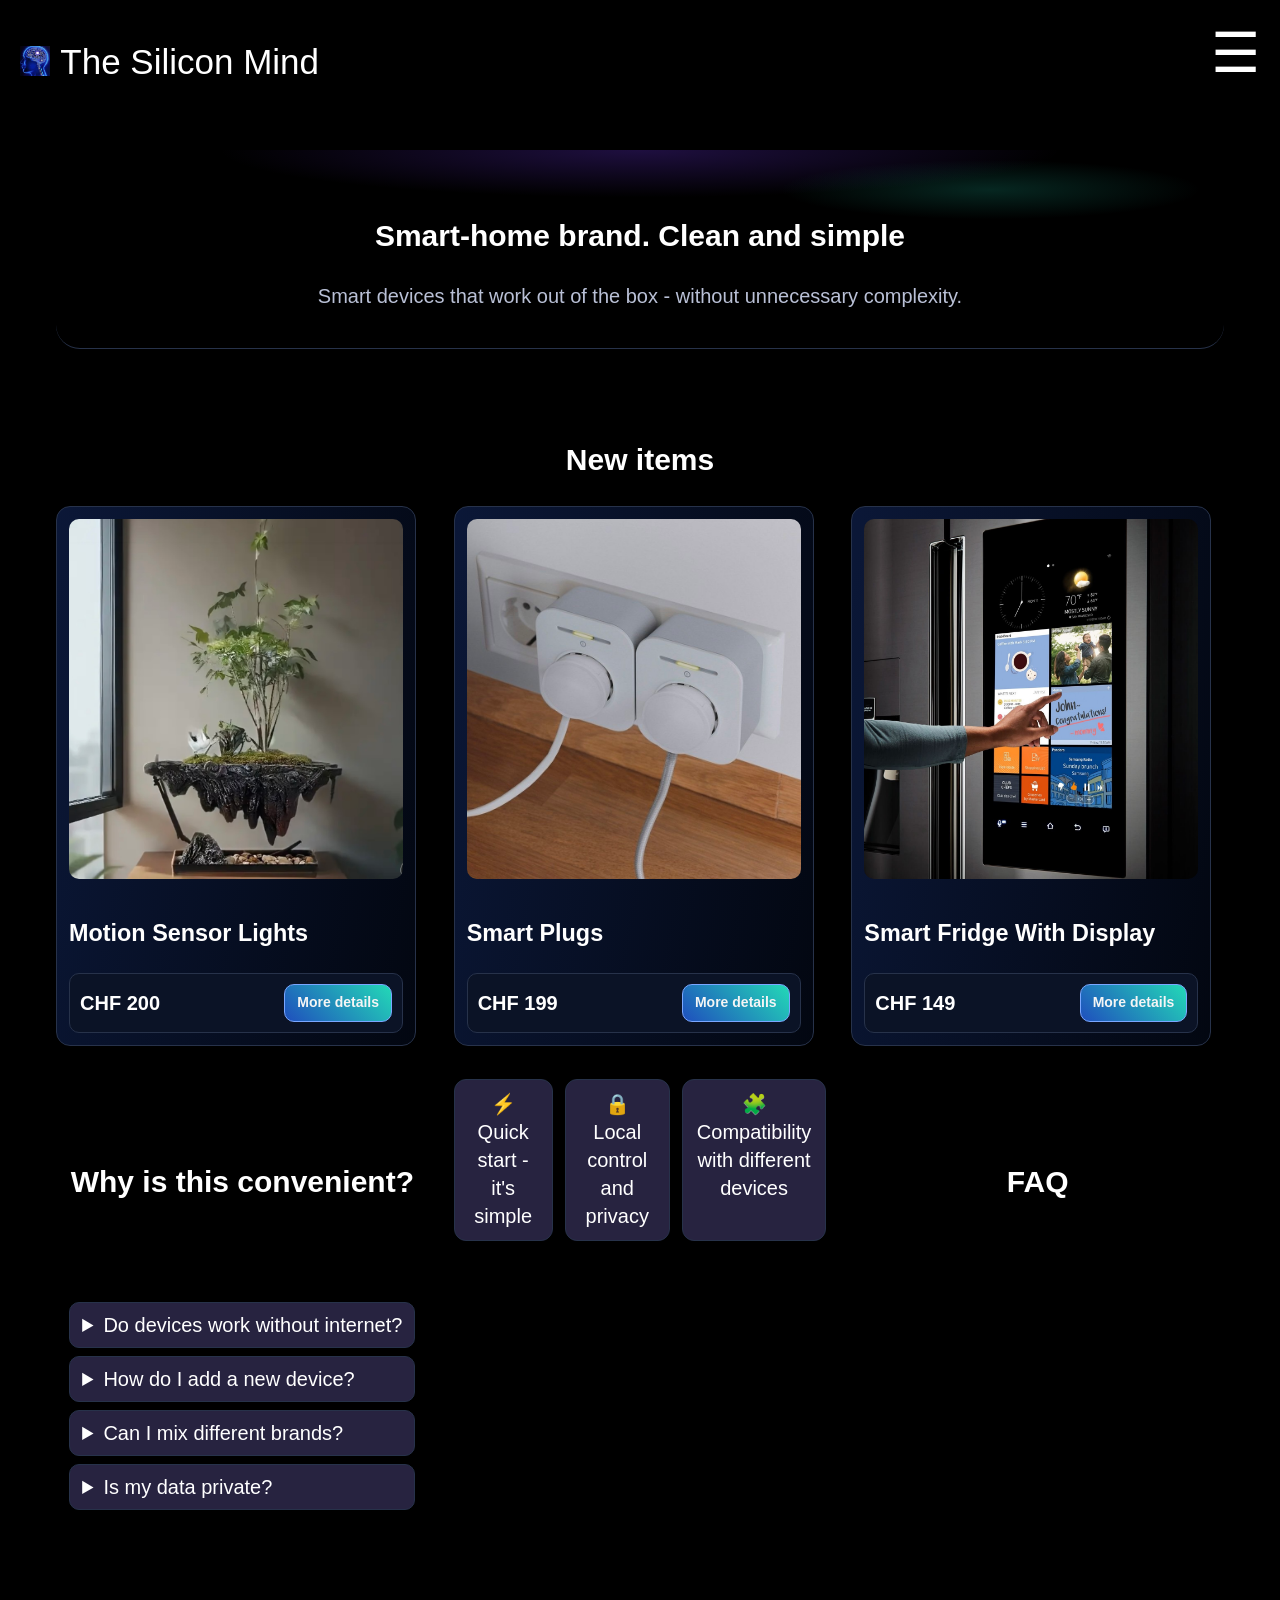
<file: index.html>
<!doctype html>
<!-- HTML5 document declaration -->
<html lang="en">
  <!-- Set document language -->

  <head><!-- deescription -->

    <meta charset="UTF-8" />
    <!-- Ensure proper character encoding -->
    <meta name="viewport" content="width=device-width, initial-scale=1" />
    <!-- Responsive scaling -->
    <title>The Silicon Mind — Home</title>
    <!-- Page title -->
    <link rel="stylesheet" href="style.css" />
    <!-- Link to external stylesheet -->
  </head>

  <body>
    <header>
      <a href="index.html" aria-label="Home">
        <!-- Clickable logo and site name -->
        <img src="logo.png" alt="The Silicon Mind logo" class="logo" />
        <!-- Brand logo image -->
        <span class="site-name">The Silicon Mind</span>
        <!-- Brand name text -->
      </a>

      <input id="nav-toggle" type="checkbox" hidden />
      <!-- Hidden checkbox to toggle navigation -->
      <label for="nav-toggle" class="menu-button" aria-label="Open menu"
        >&#9776;</label
      >
      <!-- Hamburger icon to open menu -->
      <label for="nav-toggle" class="overlay"></label>
      <!-- Dark overlay for  nav -->

      <nav aria-label="Site menu">
        <!-- Navigation menu -->
        <label for="nav-toggle" class="menu-close" aria-label="Close menu"
          >&times;</label
        >
        <!-- Close button (×) -->
        <ul>
          <li><a href="index.html">Home</a></li>
          <li><a href="catalog.html">Catalog</a></li>
          <li><a href="contact.html">Contact</a></li>
        </ul>
      </nav>
    </header>

    <main>
      <section class="hero">
        <!-- Hero section with headline and subtext -->
        <h1>Smart-home brand. Clean and simple</h1>
        <!-- Main heading -->
        <p>
          Smart devices that work out of the box - without unnecessary
          complexity.
        </p>
        <!-- Supporting text -->
      </section>

      <h2 id="new-items">New items</h2>
      <!--  title  for accessibility -->

      <section class="gallery" aria-labelledby="new-items">
        <!-- New products gallery -->

    
      <article>
      <!-- Product card 1 -->
        <picture>
          <img
            src="2-floating-planter.png"
            alt="Floating Planter">
        </picture>

        <h3>Motion Sensor Lights</h3>

        <div class="price">
          <span>CHF 200</span>
          <a href="catalog.html" class="btn small">More details</a>
        </div>
      </article>

      <article>
        <!-- Product card 2 -->
        <picture>
          <img
            src="17-smart-plugs.png"
            alt="smart-plugs">
        </picture>

        <h3>Smart Plugs</h3>

        <div class="price">
          <span>CHF 199</span>
          <a href="catalog.html" class="btn small">More details</a>
        </div>
      </article>

      <article>
        <!-- Product card 3 -->
        <picture>
          <img
            src="8-smart-fridge-with-display.png"
            alt="Touchless trash bin">
        </picture>

        <h3>Smart Fridge With Display</h3>

        <div class="price">
          <span>CHF 149</span>
          <a href="catalog.html" class="btn small">More details</a>
        </div>
      </article>

      <h2>Why is this convenient?</h2>
      <ul class="bullets">
        <!-- Bullet point list with icons -->
        <li>⚡ Quick start - it's simple</li>
        <li>🔒 Local control and privacy</li>
        <li>🧩 Compatibility with different devices</li>
      </ul>

      <h2 id="FAQ">FAQ</h2>
      <section class="faq">
        <!-- Each FAQ in collapsible block -->
        <details>
          <!-- collapsible section -->
          <summary>Do devices work without internet?</summary>
          <!-- Clickable question header -->
          <p>
            Core automations run locally. Internet is only for remote control
            and updates.
          </p>
          <!-- Answer text -->
        </details>

        <details>
          <summary>How do I add a new device?</summary>
          <p>
            Open the app → “Add device” → scan the QR → pick a room. About one
            minute.
          </p>
        </details>

        <details>
          <summary>Can I mix different brands?</summary>
          <p>
            Yes, devices use shared standards, so lights, plugs, and sensors can
            work together.
          </p>
        </details>

        <details>
          <summary>Is my data private?</summary>
          <p>
            Traffic is encrypted. Local control keeps routine actions inside
            your home network.
          </p>
        </details>
      </section>
    </main>
  </body>
</html>
</file>
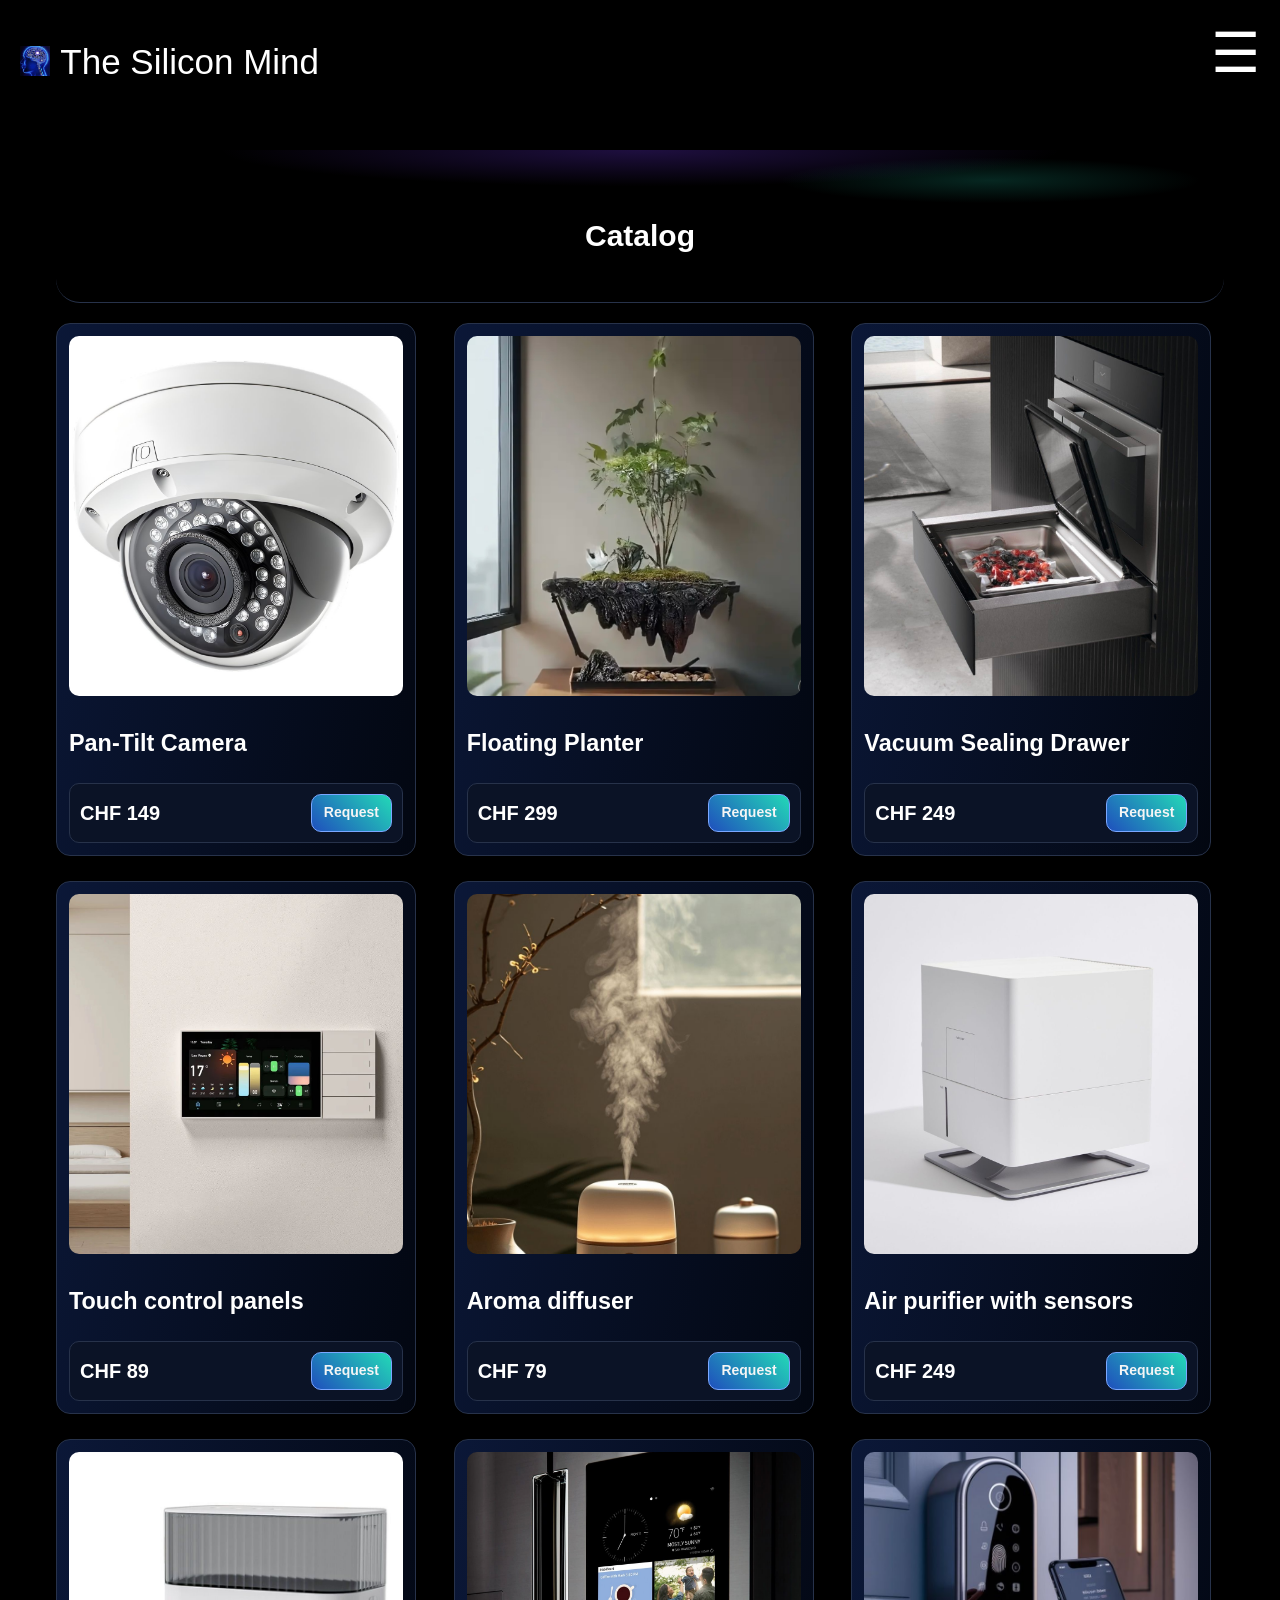
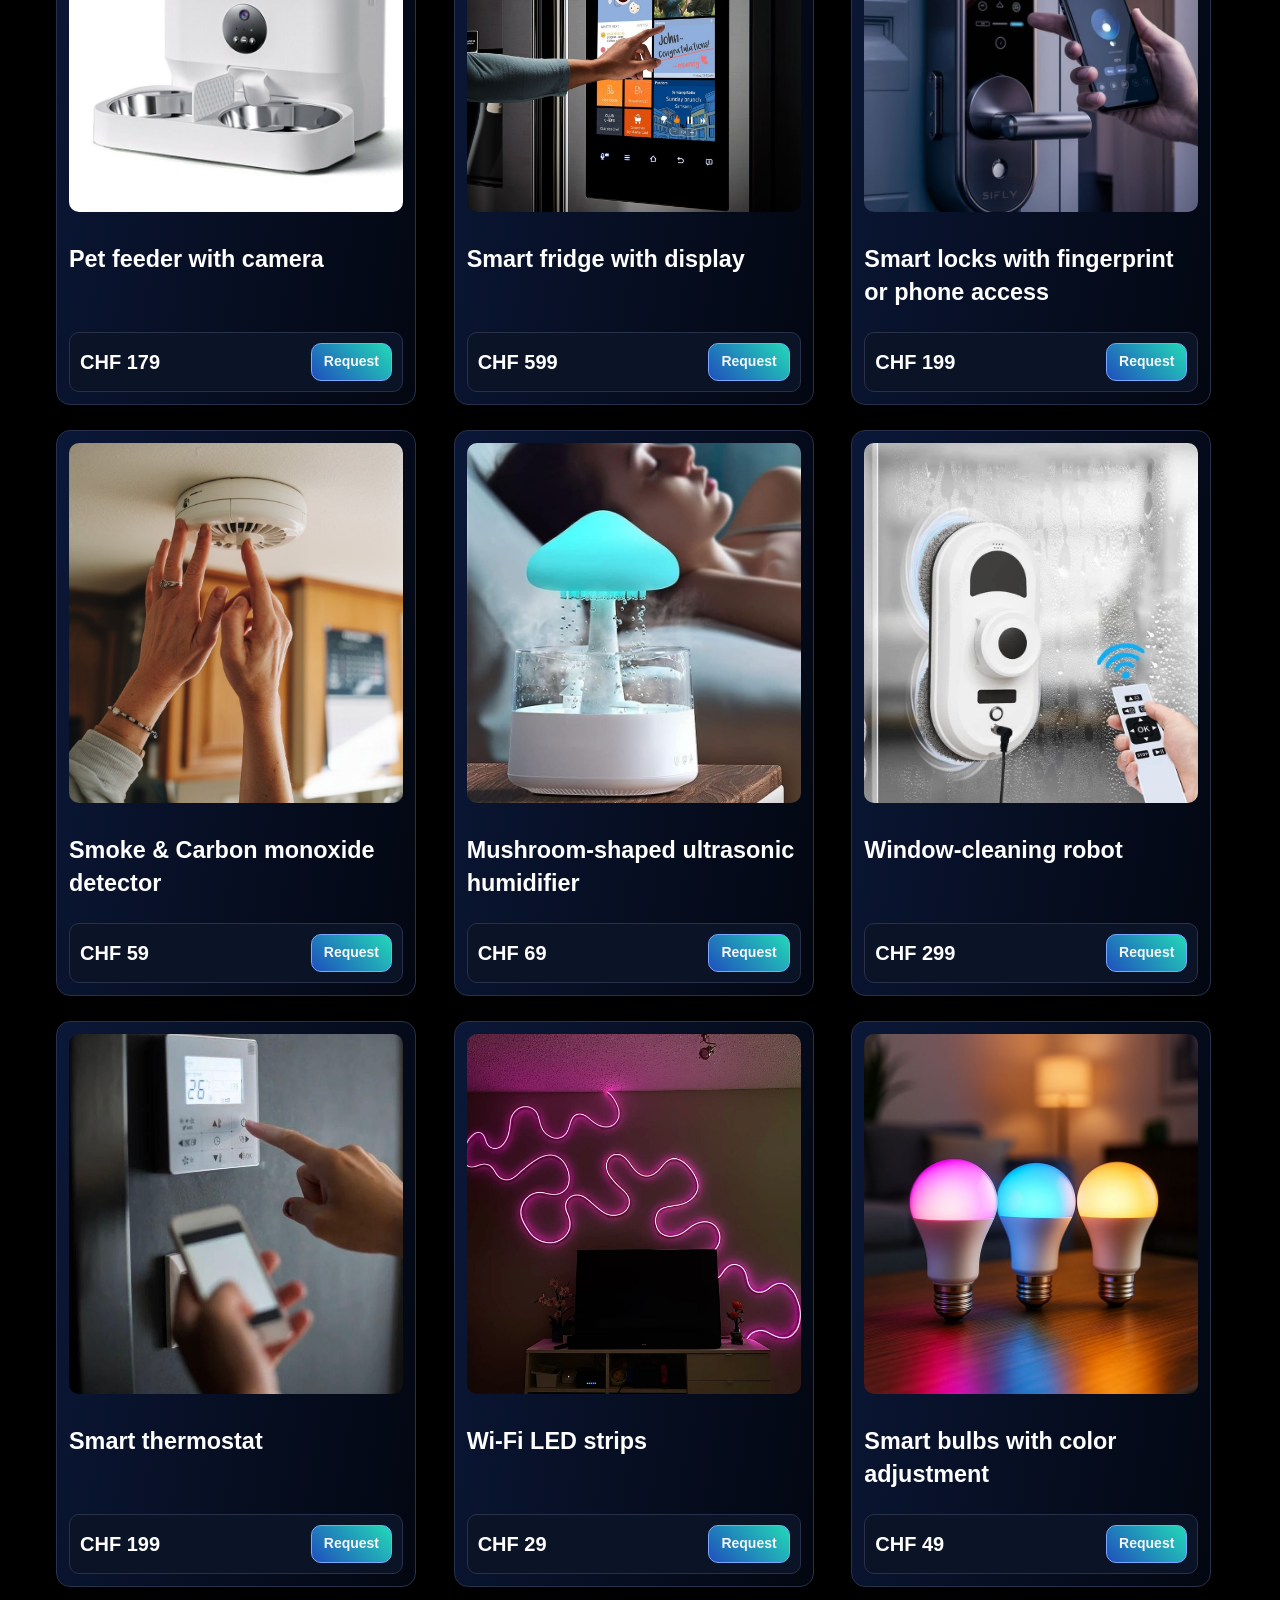
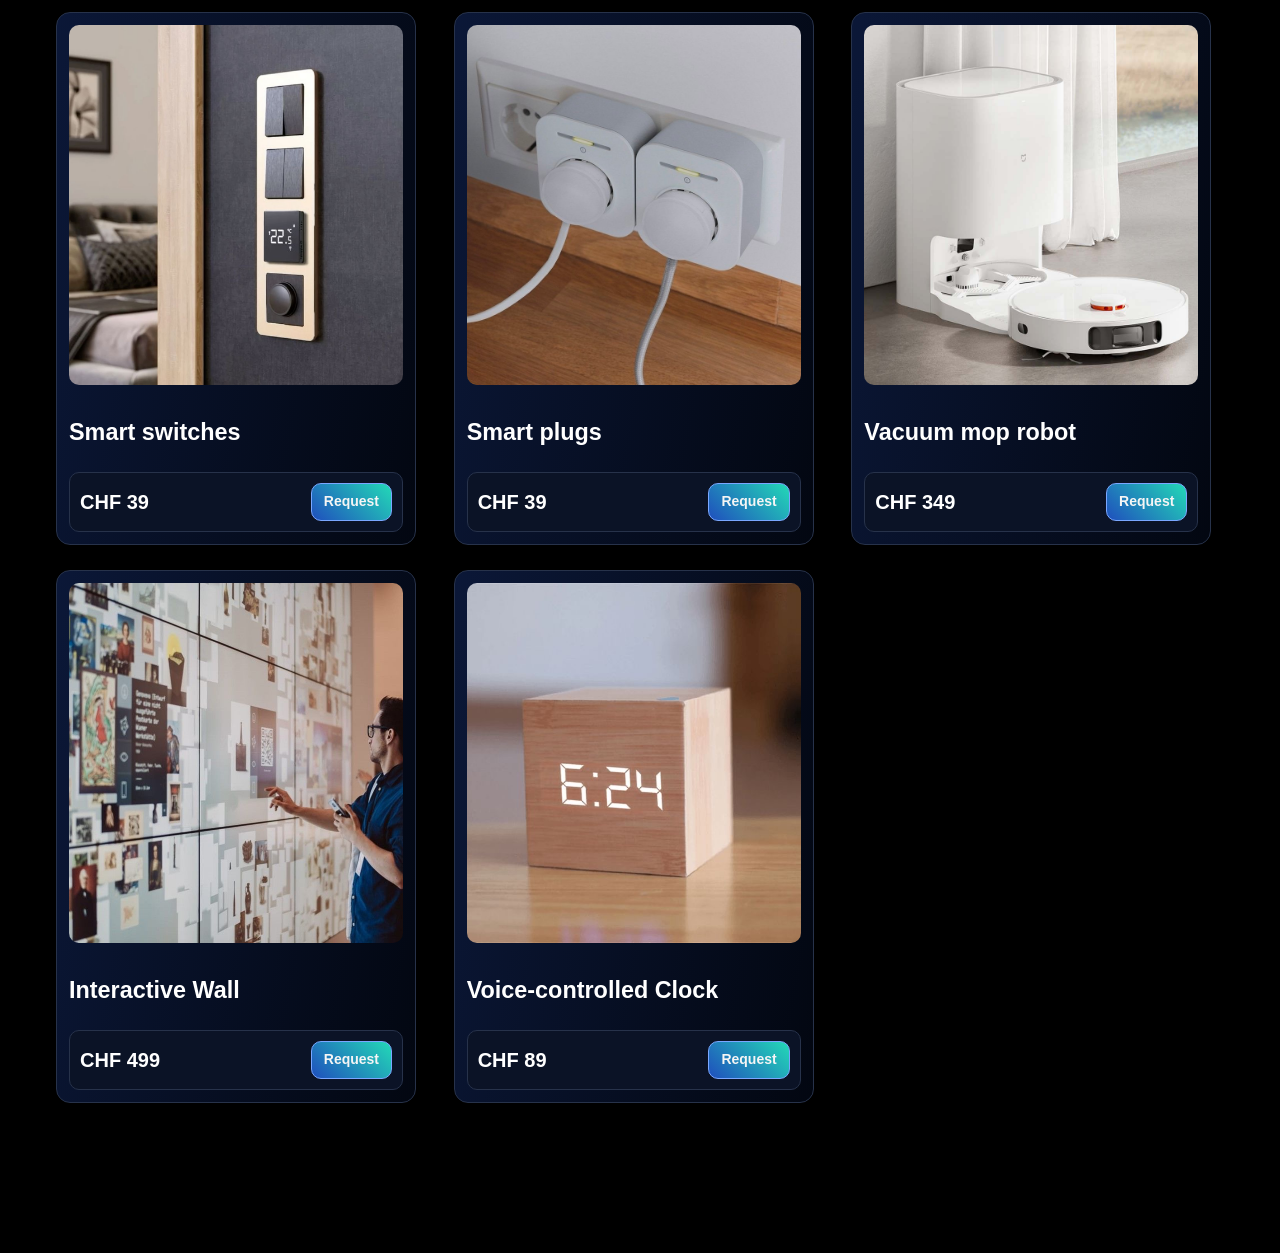
<file: catalog.html>
<!DOCTYPE html>
<!-- HTML5 document declaration -->
<html lang="en">
  <!-- Set document language -->

  <head>
    <meta charset="UTF-8" />
    <!-- Ensure proper character encoding -->
    <meta name="viewport" content="width=device-width, initial-scale=1" />
    <!-- Responsive scaling -->
    <title>The Silicon Mind — Home</title>
    <!-- Page title -->
    <link rel="stylesheet" href="style.css" />
    <!-- Link to external stylesheet -->
  </head>

  <body>
    <header>
      <a href="index.html" aria-label="Home">
        <!-- Clickable logo and site name -->
        <img src="logo.png" alt="The Silicon Mind logo" class="logo" />
        <!-- Brand logo image -->
        <span class="site-name">The Silicon Mind</span>
        <!-- Brand name text -->
      </a>

      <input id="nav-toggle" type="checkbox" hidden />
      <!-- Hidden checkbox to toggle navigation -->
      <label for="nav-toggle" class="menu-button" aria-label="Open menu"
        >&#9776;</label
      >
      <!-- Hamburger icon to open menu -->
      <label for="nav-toggle" class="overlay"></label>
      <!-- Dark overlay for  nav -->

      <nav aria-label="Site menu">
        <!-- Navigation menu -->
        <label for="nav-toggle" class="menu-close" aria-label="Close menu"
          >&times;</label
        >
        <!-- Close button (×) -->
        <ul>
          <li><a href="index.html">Home</a></li>
          <!-- Navigation links -->
          <li><a href="catalog.html">Catalog</a></li>
          <li><a href="contact.html">Contact</a></li>
        </ul>
      </nav>
    </header>

    <main>
      <section class="hero">
        <!-- Hero section with headline and subtext -->
        <h1>Catalog</h1>
        <!-- Main heading for the catalog page -->
      </section>

      <section class="gallery" aria-label="Product list">
        <!-- Product gallery -->

        <article>
          <img src="1-pan-tilt-camera.png" alt="Pan-Tilt Camera" />
          <!-- Product image -->
          <h3>Pan-Tilt Camera</h3>
          <!-- Product name -->
          <div class="price">
            <span>CHF 149</span>
            <!-- Product price -->
            <a href="contact.html" class="btn small">Request</a>
          </div>
          <!-- Request button -->
        </article>

        <article>
          <img src="2-floating-planter.png" alt="Floating Planter" />
          <h3>Floating Planter</h3>
          <div class="price">
            <span>CHF 299</span>
            <a href="contact.html" class="btn small">Request</a>
          </div>
        </article>

        <article>
          <img
            src="3-vacuum-sealing-drawer.png"
            alt="Vacuum Sealing Drawer"
          />
          <h3>Vacuum Sealing Drawer</h3>
          <div class="price">
            <span>CHF 249</span>
            <a href="contact.html" class="btn small">Request</a>
          </div>
        </article>

        <article>
          <img
            src="4-touch-control-panels.png"
            alt="Touch control panels"
          />
          <h3>Touch control panels</h3>
          <div class="price">
            <span>CHF 89</span>
            <a href="contact.html" class="btn small">Request</a>
          </div>
        </article>

        <article>
          <img src="5-aroma-diffuser.png" alt="Aroma diffuser" />
          <h3>Aroma diffuser</h3>
          <div class="price">
            <span>CHF 79</span>
            <a href="contact.html" class="btn small">Request</a>
          </div>
        </article>

        <article>
          <img
            src="6-air-purifier-with-sensors.png"
            alt="Air purifier with sensors"
          />
          <h3>Air purifier with sensors</h3>
          <div class="price">
            <span>CHF 249</span>
            <a href="contact.html" class="btn small">Request</a>
          </div>
        </article>

        <article>
          <img
            src="7-pet-feeder-with-camera.png"
            alt="Pet feeder with camera"
          />
          <h3>Pet feeder with camera</h3>
          <div class="price">
            <span>CHF 179</span>
            <a href="contact.html" class="btn small">Request</a>
          </div>
        </article>

        <article>
          <img
            src="8-smart-fridge-with-display.png"
            alt="Smart fridge with display"
          />
          <h3>Smart fridge with display</h3>
          <div class="price">
            <span>CHF 599</span>
            <a href="contact.html" class="btn small">Request</a>
          </div>
        </article>

        <article>
          <img
            src="9-smart-locks-with-fingerprint-or-phone-access.png"
            alt="Smart locks with fingerprint or phone access"
          />
          <h3>Smart locks with fingerprint or phone access</h3>
          <div class="price">
            <span>CHF 199</span>
            <a href="contact.html" class="btn small">Request</a>
          </div>
        </article>

        <article>
          <img
            src="10-smoke-carbon-monoxide-detector.png"
            alt="Smoke & Carbon monoxide detector"
          />
          <h3>Smoke & Carbon monoxide detector</h3>
          <div class="price">
            <span>CHF 59</span>
            <a href="contact.html" class="btn small">Request</a>
          </div>
        </article>

        <article>
          <img
            src="11-mashroom-shaped-ultrasonic-humidifier.png"
            alt="Mushroom-shaped ultrasonic humidifier"
          />
          <h3>Mushroom-shaped ultrasonic humidifier</h3>
          <div class="price">
            <span>CHF 69</span>
            <a href="contact.html" class="btn small">Request</a>
          </div>
        </article>

        <article>
          <img
            src="12-window-cleaning-robot.png"
            alt="Window-cleaning robot"
          />
          <h3>Window-cleaning robot</h3>
          <div class="price">
            <span>CHF 299</span>
            <a href="contact.html" class="btn small">Request</a>
          </div>
        </article>

        <article>
          <img src="13-smart-thermostat.png" alt="Smart thermostat" />
          <h3>Smart thermostat</h3>
          <div class="price">
            <span>CHF 199</span>
            <a href="contact.html" class="btn small">Request</a>
          </div>
        </article>

        <article>
          <img src="14-Wi-Fi-LED-strips.png" alt="Wi-Fi LED strips" />
          <h3>Wi-Fi LED strips</h3>
          <div class="price">
            <span>CHF 29</span>
            <a href="contact.html" class="btn small">Request</a>
          </div>
        </article>

        <article>
          <img
            src="15-smart-bulbs-with-color-adjustment.png"
            alt="Smart bulbs with color adjustment"
          />
          <h3>Smart bulbs with color adjustment</h3>
          <div class="price">
            <span>CHF 49</span>
            <a href="contact.html" class="btn small">Request</a>
          </div>
        </article>

        <article>
          <img src="16-smart-switches.png" alt="Smart switches" />
          <h3>Smart switches</h3>
          <div class="price">
            <span>CHF 39</span>
            <a href="contact.html" class="btn small">Request</a>
          </div>
        </article>

        <article>
          <img src="17-smart-plugs.png" alt="Smart plugs" />
          <h3>Smart plugs</h3>
          <div class="price">
            <span>CHF 39</span>
            <a href="contact.html" class="btn small">Request</a>
          </div>
        </article>

        <article>
          <img src="18-vacuum-mop-robot.png" alt="Vacuum mop robot" />
          <h3>Vacuum mop robot</h3>
          <div class="price">
            <span>CHF 349</span>
            <a href="contact.html" class="btn small">Request</a>
          </div>
        </article>

        <article>
          <img src="19-interactive-wall.png" alt="Interactive Wall" />
          <h3>Interactive Wall</h3>
          <div class="price">
            <span>CHF 499</span>
            <a href="contact.html" class="btn small">Request</a>
          </div>
        </article>

        <article>
          <img
            src="20-voice-controled-clock.png"
            alt="Voice-controlled Clock"
          />
          <h3>Voice-controlled Clock</h3>
          <div class="price">
            <span>CHF 89</span>
            <a href="contact.html" class="btn small">Request</a>
          </div>
        </article>
      </section>
    </main>
  </body>
</html>
</file>
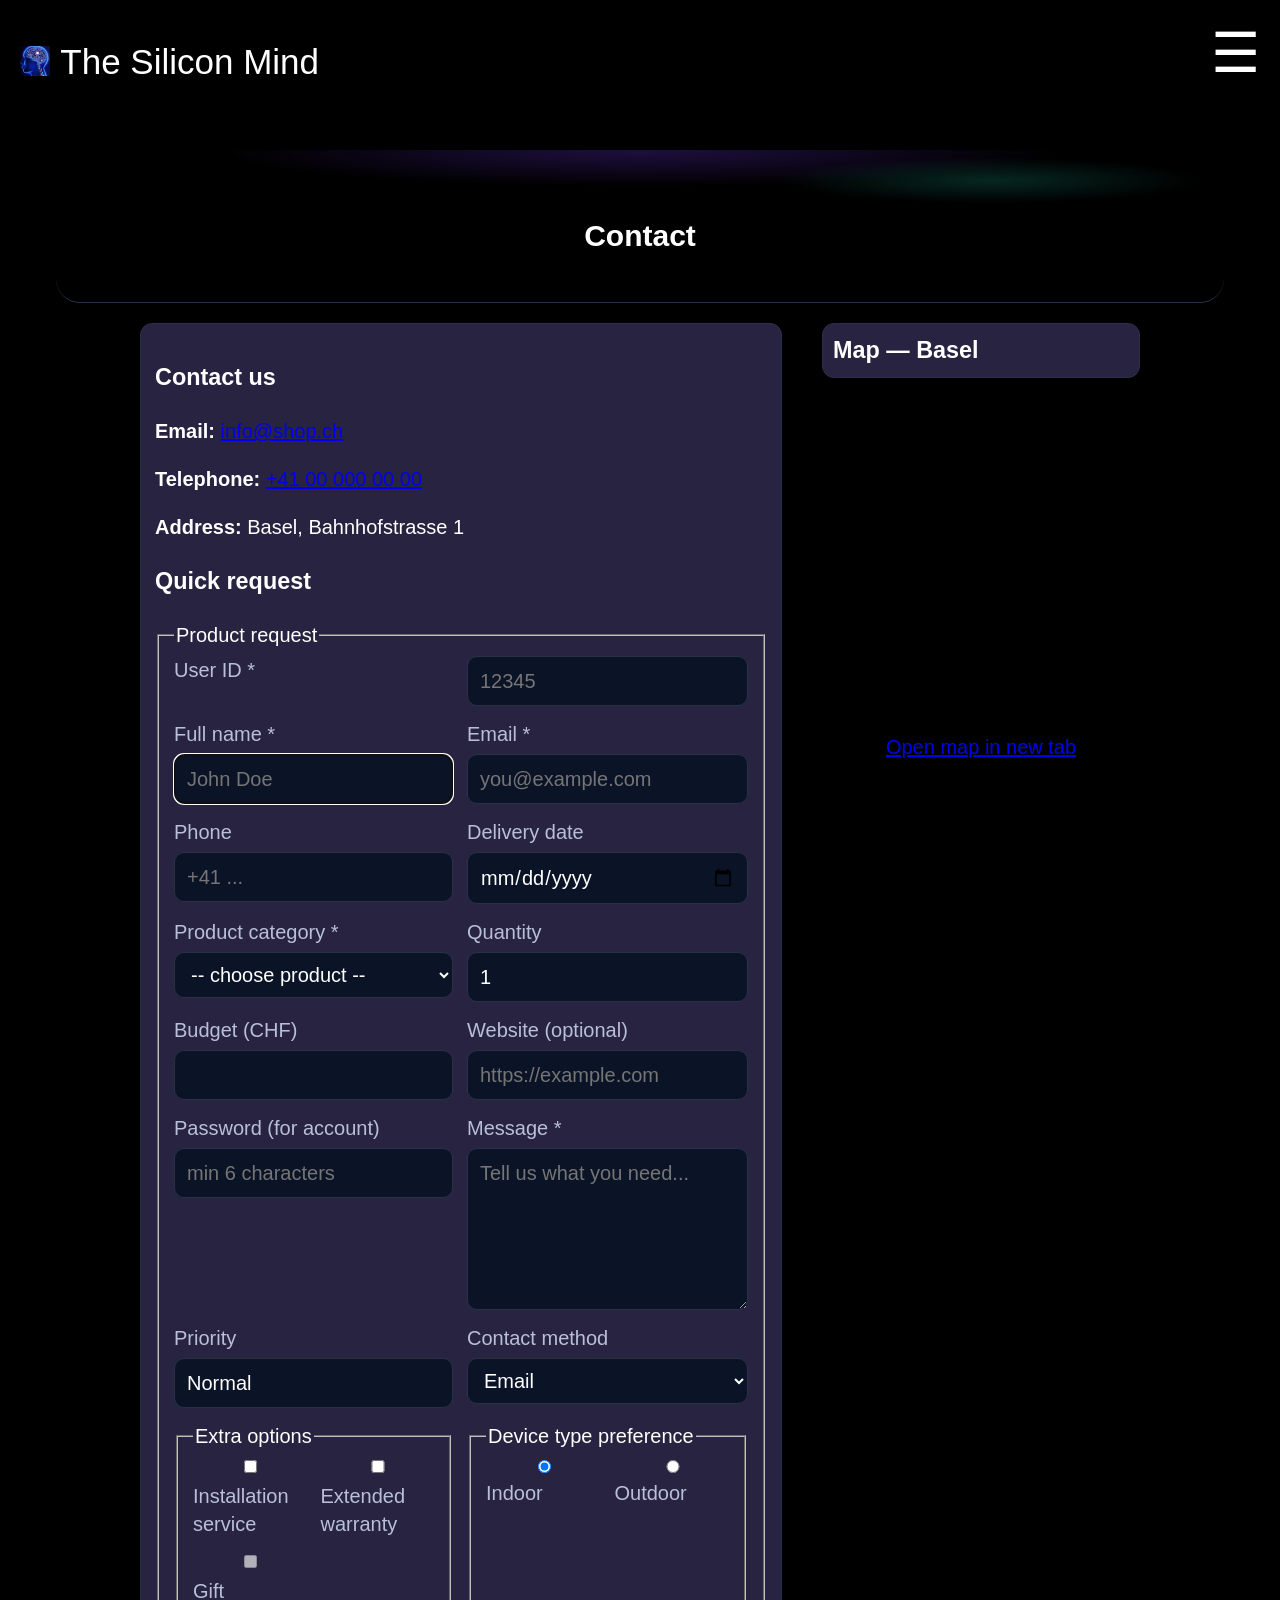
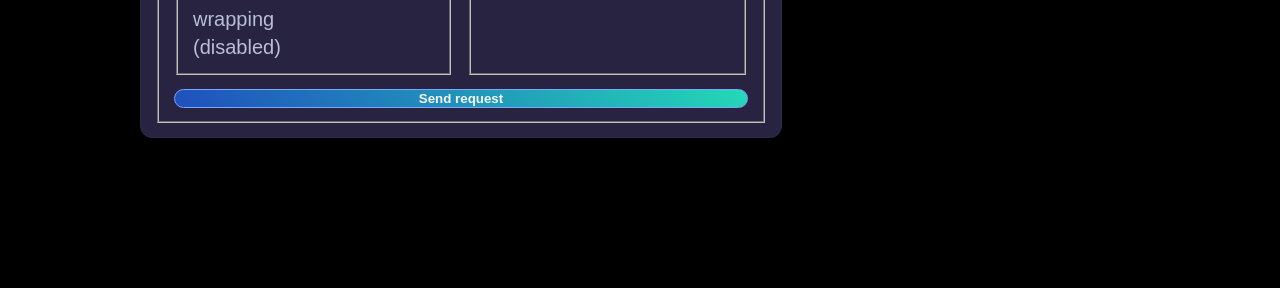
<file: contact.html>
<!DOCTYPE html>         <!-- HTML5 document declaration -->               
<html lang="en">        <!-- Set document language -->              


<head>                                
  <meta charset="UTF-8">          <!-- Ensure proper character encoding -->                                               
  <meta name="viewport" content="width=device-width, initial-scale=1">      <!-- Responsive scaling -->   
  <title>The Silicon Mind — Home</title>              <!-- Page title -->                         
  <link rel="stylesheet" href="style.css">          <!-- Link to external stylesheet -->                            
</head>


<body>               

<header>
      <a href="index.html" aria-label="Home">
        <!-- Clickable logo and site name -->
        <img src="logo.png" alt="The Silicon Mind logo" class="logo" />
        <!-- Brand logo image -->
        <span class="site-name">The Silicon Mind</span>
        <!-- Brand name text -->
      </a>

      <input id="nav-toggle" type="checkbox" hidden />
      <!-- Hidden checkbox to toggle navigation -->
      <label for="nav-toggle" class="menu-button" aria-label="Open menu"
        >&#9776;</label
      >
      <!-- Hamburger icon to open menu -->
      <label for="nav-toggle" class="overlay"></label>
      <!-- Dark overlay for  nav -->

      <nav aria-label="Site menu"> <!-- Navigation menu -->
        <label for="nav-toggle" class="menu-close" aria-label="Close menu">&times;
        </label>

        <ul> <!-- RELATIVE LINKS -->
          <li><a href="index.html">Home</a></li>  
          <li><a href="catalog.html">Catalog</a></li><!--innerhalb derselben Webseite-->
          <li><a href="contact.html">Contact</a></li> 
          <li><section id="kontakt" class="contact-card"></li> <!--Anker Links,springen zu einem bestimmten Abschnitt auf derselben Seite-->
        </ul>
      </nav>
</header>



<main>

  <section class="hero">  <!-- Hero section with headline and subtext -->
    <h1>Contact</h1>   <!-- Main heading -->
  </section>


  <div class="contacts-grid">    <!-- Two-column responsive layout -->

    <section class="contact-card">     <!-- Contact info and form -->
      <h3>Contact us</h3>

      <p><strong>Email:</strong>
        <a class="accent" href="mailto:info@shop.ch">info@shop.ch</a></p> <!--E-Mail Links-->

      <p><strong>Telephone:</strong>
        <a class="accent" href="tel:+41000000000">
          +41 00 000 00 00</a></p>  
          
      <p><strong>Address:</strong>
        <span class="accent">Basel, Bahnhofstrasse 1</span>
      </p>  
    
        <h3>Quick request</h3>



        <!--Eingabefelder verbindet-->
      <form class="mailto-form" action="mailto:info@shop.ch" method="get"> 

        <fieldset>  <!-- Gruppiert zusammengehörige Eingabefelder-->
          <legend>Product request</legend> <!-- Überschrift für ein fieldset -->

          <label for="userid">User ID *</label> <!--Definiert ein Eingabefeld--> 
            <input
              type="text"
              id="userid"
              name="userid"
              required
              placeholder="12345">

          <label> 
            Full name *
            <input type="text" name="name" required placeholder="John Doe" autofocus> <!--Typ des Eingabefeldes-->
          </label>

          <label>
            Email *
            <input type="email" name="email" required placeholder="you@example.com">
          </label>
      
          <label>
            Phone
            <input type="tel" name="phone" placeholder="+41 ..." pattern="\+?[0-9 ]+">
          </label>

          <label>
            Delivery date
            <input type="date" name="delivery_date">
          </label>

          <label>
            Product category *
            <select name="category" required> <!--Dropdown-Liste mit Auswahlmöglichkeiten-->
              <option value="">-- choose product --</option> <!--Einzelne Auswahlmöglichkeit in einer Liste-->
              <option value="water_sensor">Water quality detector</option>
              <option value="doorbell">Smart video doorbell</option>
              <option value="trash_bin">Touchless trash bin</option>
              <option value="composter">Kitchen composter</option>
            </select>
          </label>

          <label>
            Quantity
            <input type="number" name="quantity" min="1" max="5" value="1">
          </label>

          <label>
            Budget (CHF)
            <input type="number" name="budget" min="20" max="2000" step="2">
          </label>

          <label>
            Website (optional)
            <input type="url" name="website" placeholder="https://example.com">
          </label>

          <label>
            Password (for account)
            <input type="password" name="password" minlength="6" maxlength="20" placeholder="min 6 characters">
          </label>

          <label>
            Message *
            <textarea name="message" rows="5" minlength="10" maxlength="300" required placeholder="Tell us what you need..."></textarea>
          </label>

          <label>
            Priority
            <input type="text" name="priority" value="Normal" readonly>
          </label>

          <label>
            Contact method
            <select name="contact_method">
              <option value="email">Email</option>
              <option value="phone">Phone</option>
            </select>
          </label>

          <fieldset>
            <legend>Extra options</legend>

            <label>
              <input type="checkbox" name="extras" value="installation">
              Installation service
            </label>

            <label>
              <input type="checkbox" name="extras" value="warranty">
              Extended warranty
            </label>

            <label>
              <input type="checkbox" name="extras" value="gift" disabled>
              Gift wrapping (disabled)
            </label>
          </fieldset>

          <fieldset>
            <legend>Device type preference</legend>

            <label>
              <input type="radio" name="device_type" value="indoor" checked>
              Indoor
            </label>

            <label>
              <input type="radio" name="device_type" value="outdoor">
              Outdoor
            </label>
          </fieldset>

          <button type="submit" class="btn">Send request</button> <!--Erstellt einen klickbaren Button-->

        </fieldset>

      </form>

    </section>

    <!--  ------ Map section ------ -->

    <section class="map-wrap">  
      <h3>Map — Basel</h3>

      <!--ABSOLUTE LINKS ,auf eine vollständige Webadresse (Domain)-->
      <iframe 
        class="map" 
        title="Basel on Google Maps"  
        src="https://www.google.com/maps?q=Basel&output=embed"> 
      </iframe>
      <p> <!--Links im neuen Tab-->
        <a href="https://www.google.com/maps?q=Basel" 
          target="_blank"
          rel="noopener noreferrer">
          Open map in new tab
        </a>
      </p>
    </section>

  </div>

</main>
</body>
</html>
</file>
<file: style.css>
:root {
  --card: rgb(39, 35, 64);
  --stroke: #27324a;
  --muted: #b9c0d6;
}

* {
  box-sizing: border-box;
}

body {
  margin: 0;
  background: black;
  color: white;
  font: 20px/1.4 Arial, "Segoe UI", sans-serif;

  /* ✅ optional from lesson: center page on big screens */
  max-width: 1200px;
  margin-left: auto;
  margin-right: auto;
}

/* ================= HEADER (НЕ ТРОГАЕМ) ================= */

header {
  position: fixed;
  inset: 0 0 auto 0;
  padding: 0 20px;
  display: flex;
  justify-content: space-between;
  align-items: center;
  background: black;
  z-index: 1;
}

.logo {
  height: 30px;
  animation: pulse 4s infinite;
}

@keyframes pulse {
  0% { transform: scale(1); }
  50% { transform: scale(1.3); }
  100% { transform: scale(1); }
}

.site-name {
  font-size: 35px;
  line-height: 1;
}

header a[aria-label="Home"] {
  display: flex;
  align-items: center;
  gap: 10px;
  color: inherit;
  text-decoration: none;
}

/* ================= MENU (НЕ ТРОГАЕМ) ================= */

.overlay {
  display: none;
  position: fixed;
  inset: 0;
  background: rgba(0, 0, 0, 0.6);
  z-index: 2;
}

header nav {
  position: fixed;
  top: 0;
  right: -300px;
  width: 250px;
  height: 100%;
  display: flex;
  flex-direction: column;
  padding: 20px;
  background: rgb(35, 34, 34);
  border-top-left-radius: 25px;
  transition: right 0.7s ease;
  z-index: 3;
}

#nav-toggle:checked ~ nav {
  right: 0;
}

#nav-toggle:checked ~ .overlay {
  display: block;
}

.menu-button,
.menu-close {
  font-size: 55px;
  cursor: pointer;
  margin: 15px 0 30px;
  align-self: flex-end;
}

header nav ul {
  list-style: none;
  margin: 0;
  padding: 0;
}

header nav a {
  display: block;
  padding: 15px 30px;
  font-size: 25px;
  color: inherit;
  text-decoration: none;
}

header nav a:hover {
  transform: scale(1.05);
}

/* ================= MAIN ================= */

main {
  padding: 150px 16px;
  text-align: center;
}

h2 {
  margin-top: 90px;
}

/* ================= HERO ================= */

.hero {
  padding: 40px 16px 20px;
  background: radial-gradient(60% 40% at 50% 0%, rgba(122, 60, 255, 0.25), transparent 60%),
              radial-gradient(30% 25% at 80% 20%, rgba(35, 217, 183, 0.18), transparent 60%);
  border-bottom: 1px solid var(--stroke);
  border-radius: 0 40px 24px 24px;
}

.hero p {
  color: var(--muted);
  margin: 8px 0 18px;
}

/* ================= GALLERY (BASE FLEX) ================= */

.gallery {
  display: flex;
  flex-wrap: wrap;
  gap: 25px;
  justify-content: center;
  margin-top: 20px;
}

.gallery article {
  display: flex;
  flex-direction: column;
  text-align: left;
  width: 360px;
  background: linear-gradient(280deg, rgba(3, 8, 20, 0.85), rgba(17, 36, 85, 0.65));
  border: 1px solid var(--stroke);
  border-radius: 14px;
  padding: 12px;
  transition: transform 0.2s ease, box-shadow 0.2s ease;
}

.gallery article:hover {
  transform: translateY(-4px);
  box-shadow: 0 0 24px rgba(122, 60, 255, 0.35);
}

.gallery img {
  width: 100%;
  height: 360px;
  object-fit: cover;
  border-radius: 10px;
  margin-bottom: 8px;
}

/* ================= PRICE + BUTTON ================= */

.price {
  display: flex;
  justify-content: space-between;
  align-items: center;
  font-weight: 800;
  border: 1px solid var(--stroke);
  border-radius: 10px;
  padding: 10px;
  background: #0b1326;
  margin-top: auto;
}

.btn {
  display: inline-block;
  text-decoration: none;
  font-weight: 700;
  color: whitesmoke;
  border: 1.5px solid #7aa7ff;
  background: linear-gradient(45deg, #1f4fbd, #23d9b7);
  transition: transform 0.15s ease, box-shadow 0.2s ease;
  border-radius: 10px;
}

.btn:hover {
  transform: translateY(-2px);
  box-shadow: 0 0 24px rgba(35, 217, 183, 0.35);
}

.btn.small {
  padding: 8px 12px;
  font-size: 14px;
}

/* ================= BULLETS ================= */

.bullets {
  display: flex;
  gap: 12px;
  justify-content: center;
  list-style: none;
  padding: 0;
  margin: 8px 0 16px;
}

.bullets li {
  background: var(--card);
  border: 1px solid var(--stroke);
  border-radius: 12px;
  padding: 10px 14px;
}

/* ================= FAQ ================= */

.faq {
  max-width: 760px;
  margin: 12px auto 0;
  text-align: left;
}

.faq details {
  background: var(--card);
  border: 1px solid var(--stroke);
  border-radius: 10px;
  padding: 8px 12px;
  margin: 8px 0;
}

.faq p {
  margin: 8px 0 0;
}

/* ================= CONTACT GRID ================= */

.contacts-grid {
  display: grid;
  gap: 40px;
  grid-template-columns: 1fr;
  max-width: 1000px;
  margin: 20px auto 0;
}

.contact-card {
  background: var(--card);
  border: 1px solid var(--stroke);
  border-radius: 12px;
  padding: 14px;
  text-align: left;
}

@media (min-width: 840px) {
  .contacts-grid {
    grid-template-columns: 1.1fr 1fr;
  }
}

/* ================= MAP ================= */

.map-wrap h3 {
  background: var(--card);
  border: 1px solid var(--stroke);
  border-radius: 12px;
  padding: 10px;
  text-align: left;
  margin: 0 0 8px;
}

.map {
  width: 100%;
  height: 320px;
  border: 0;
  border-radius: 8px;
}

/* ================= FORM ================= */

.mailto-form {
  display: grid;
  gap: 12px;
  text-align: left;
  max-width: 1100px;
  margin: 0 auto;
}

.mailto-form fieldset {
  display: grid;
  grid-template-columns: 1fr 1fr;
  gap: 14px;
}

.mailto-form legend {
  grid-column: 1 / -1;
}

.mailto-form label {
  display: flex;
  flex-direction: column;
  gap: 6px;
  color: var(--muted);
}

.mailto-form input,
.mailto-form textarea,
.mailto-form select {
  background: #0b1326;
  color: white;
  border: 1px solid var(--stroke);
  border-radius: 10px;
  padding: 10px 12px;
  font: inherit;
}

.mailto-form textarea,
.mailto-form select {
  grid-column: 1 / -1;
}

.mailto-form .btn {
  grid-column: 1 / -1;
  width: 100%;
}


@media (min-width: 900px) {
  .gallery {
    display: grid;
    grid-template-columns: repeat(3, 1fr);
    gap: 25px;
  }
}
</file>
